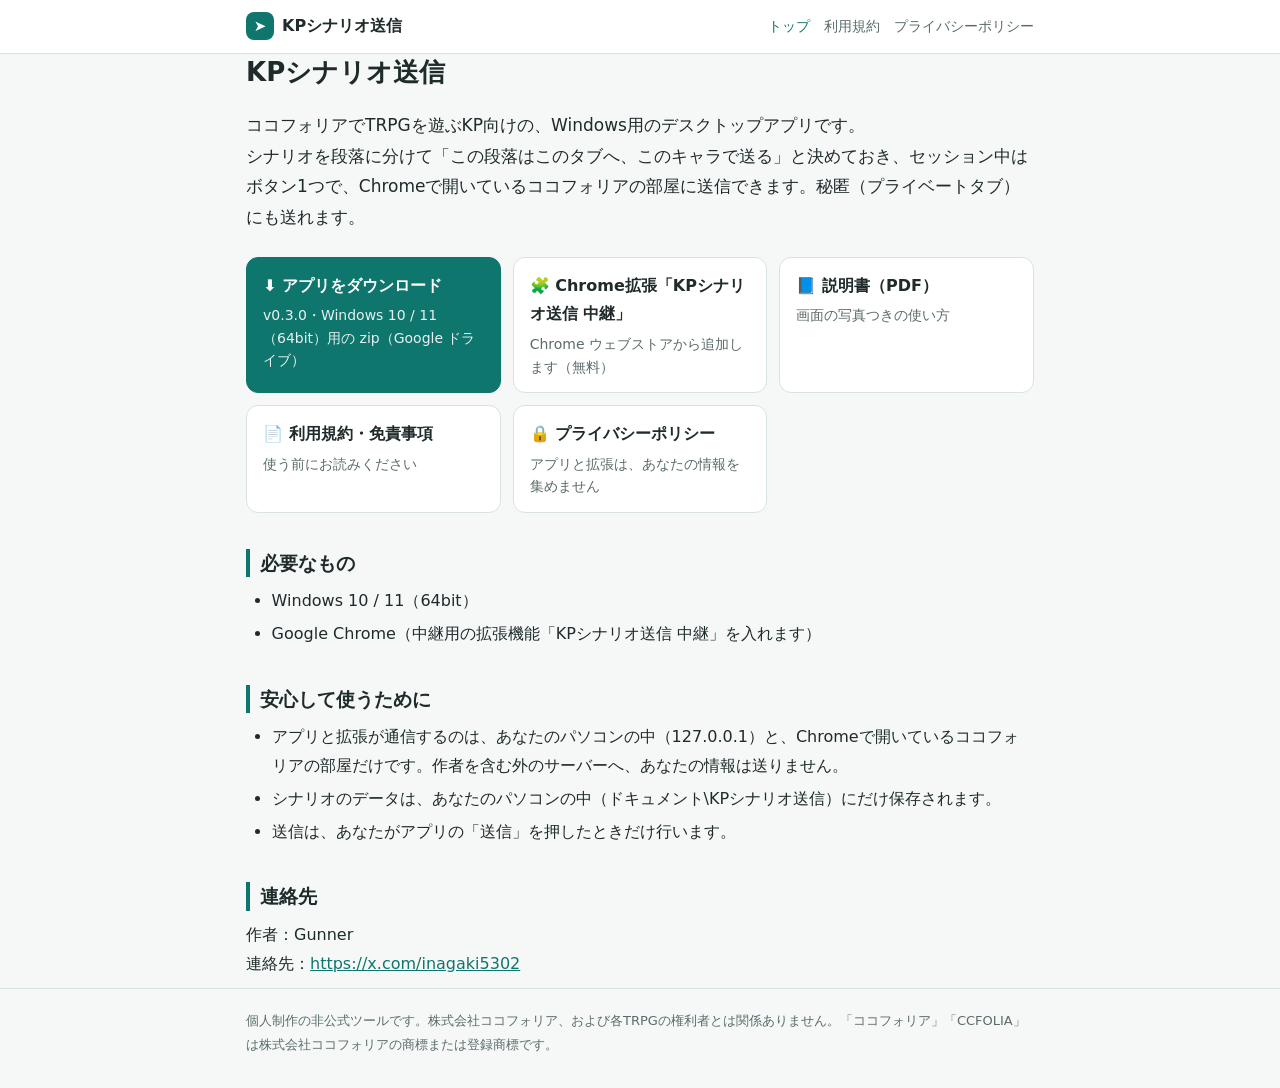
<file: index.html>
<!doctype html>
<html lang="ja">
<head>
<meta charset="utf-8">
<meta name="viewport" content="width=device-width, initial-scale=1">
<title>KPシナリオ送信｜ココフォリア向け シナリオ送信ツール</title>
<meta name="description" content="ココフォリアでTRPGを遊ぶKP向けの、シナリオ送信ツール「KPシナリオ送信」のKPシナリオ送信です。">
<link rel="stylesheet" href="style.css">
</head>
<body>
<header class="site"><div class="wrap"><a class="brand" href="index.html"><span class="logo" aria-hidden="true">➤</span>KPシナリオ送信</a><nav><a href="index.html" aria-current="page">トップ</a><a href="terms.html">利用規約</a><a href="privacy.html">プライバシーポリシー</a></nav></div></header>
<main class="wrap">
<h1>KPシナリオ送信</h1>
<p class="lead">ココフォリアでTRPGを遊ぶKP向けの、Windows用のデスクトップアプリです。<br>
シナリオを段落に分けて「この段落はこのタブへ、このキャラで送る」と決めておき、セッション中はボタン1つで、Chromeで開いているココフォリアの部屋に送信できます。秘匿（プライベートタブ）にも送れます。</p>
<div class="cards">
<a class="card primary" href="https://drive.google.com/file/d/1qjBVVPdfA34qKobYUp11HWg8d52f-yg2/view?usp=drive_link"><strong>⬇ アプリをダウンロード</strong><span>v0.3.0・Windows 10 / 11（64bit）用の zip（Google ドライブ）</span></a>
<a class="card" href="https://chromewebstore.google.com/detail/cobmccjpeifchnngdbhcjgnbahmolepj"><strong>🧩 Chrome拡張「KPシナリオ送信 中継」</strong><span>Chrome ウェブストアから追加します（無料）</span></a>
<a class="card" href="説明書.pdf"><strong>📘 説明書（PDF）</strong><span>画面の写真つきの使い方</span></a>
<a class="card" href="terms.html"><strong>📄 利用規約・免責事項</strong><span>使う前にお読みください</span></a>
<a class="card" href="privacy.html"><strong>🔒 プライバシーポリシー</strong><span>アプリと拡張は、あなたの情報を集めません</span></a>
</div>
<h2>必要なもの</h2>
<ul><li>Windows 10 / 11（64bit）</li><li>Google Chrome（中継用の拡張機能「KPシナリオ送信 中継」を入れます）</li></ul>
<h2>安心して使うために</h2>
<ul>
<li>アプリと拡張が通信するのは、あなたのパソコンの中（127.0.0.1）と、Chromeで開いているココフォリアの部屋だけです。作者を含む外のサーバーへ、あなたの情報は送りません。</li>
<li>シナリオのデータは、あなたのパソコンの中（ドキュメント\KPシナリオ送信）にだけ保存されます。</li>
<li>送信は、あなたがアプリの「送信」を押したときだけ行います。</li>
</ul>
<h2>連絡先</h2>
<p>作者：Gunner<br>連絡先：<a href="https://x.com/inagaki5302">https://x.com/inagaki5302</a></p>
</main>
<footer class="site"><div class="wrap">個人制作の非公式ツールです。株式会社ココフォリア、および各TRPGの権利者とは関係ありません。「ココフォリア」「CCFOLIA」は株式会社ココフォリアの商標または登録商標です。</div></footer>
</body>
</html>
</file>
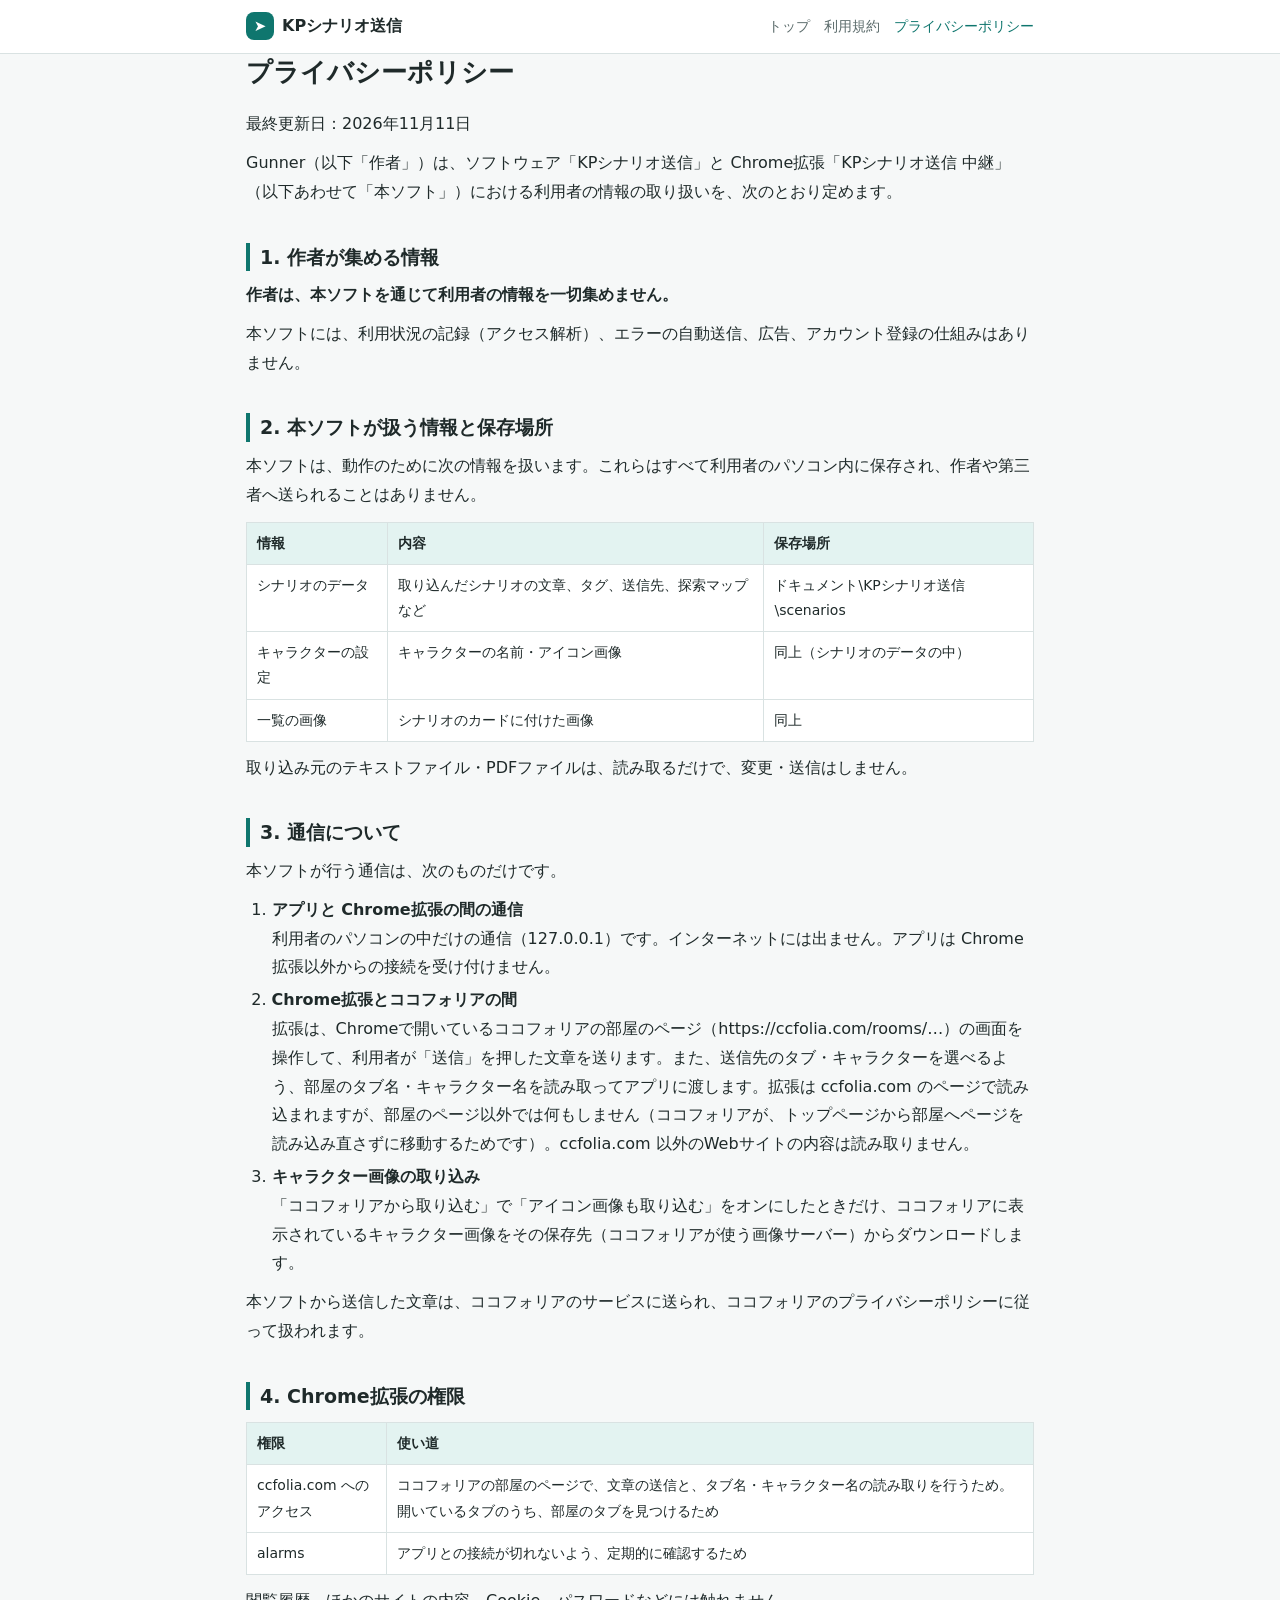
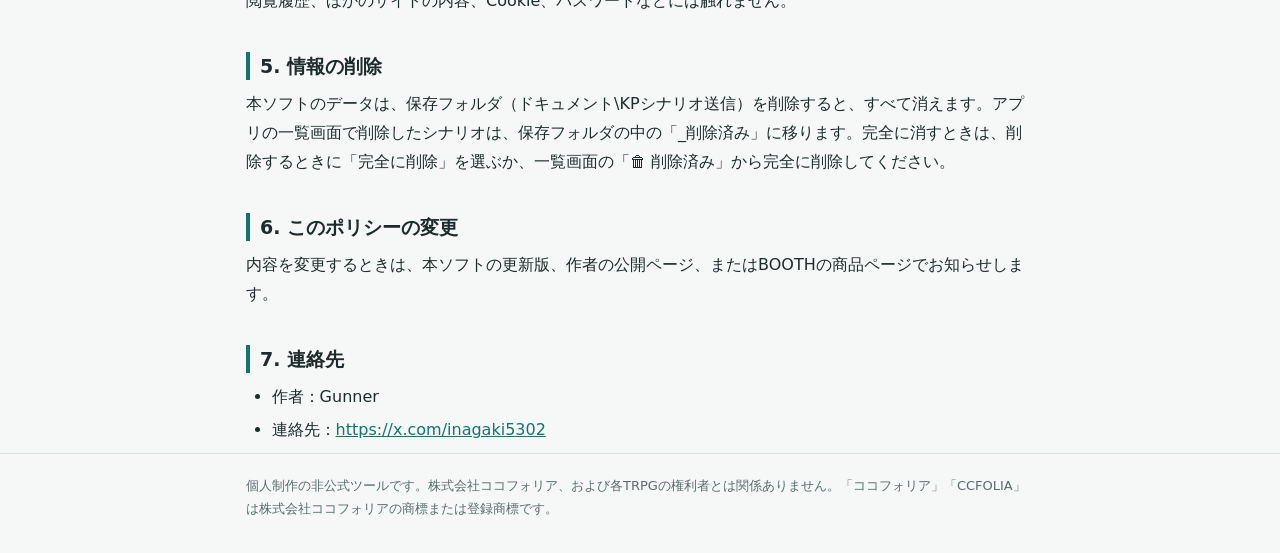
<file: privacy.html>
<!doctype html>
<html lang="ja">
<head>
<meta charset="utf-8">
<meta name="viewport" content="width=device-width, initial-scale=1">
<title>プライバシーポリシー｜KPシナリオ送信</title>
<meta name="description" content="ココフォリアでTRPGを遊ぶKP向けの、シナリオ送信ツール「KPシナリオ送信」のプライバシーポリシーです。">
<link rel="stylesheet" href="style.css">
</head>
<body>
<header class="site"><div class="wrap"><a class="brand" href="index.html"><span class="logo" aria-hidden="true">➤</span>KPシナリオ送信</a><nav><a href="index.html">トップ</a><a href="terms.html">利用規約</a><a href="privacy.html" aria-current="page">プライバシーポリシー</a></nav></div></header>
<main class="wrap">
<h1>プライバシーポリシー</h1>
<p>最終更新日：2026年11月11日</p>
<p>Gunner（以下「作者」）は、ソフトウェア「KPシナリオ送信」と Chrome拡張「KPシナリオ送信 中継」（以下あわせて「本ソフト」）における利用者の情報の取り扱いを、次のとおり定めます。</p>
<h2>1. 作者が集める情報</h2>
<p><strong>作者は、本ソフトを通じて利用者の情報を一切集めません。</strong></p>
<p>本ソフトには、利用状況の記録（アクセス解析）、エラーの自動送信、広告、アカウント登録の仕組みはありません。</p>
<h2>2. 本ソフトが扱う情報と保存場所</h2>
<p>本ソフトは、動作のために次の情報を扱います。これらはすべて利用者のパソコン内に保存され、作者や第三者へ送られることはありません。</p>
<div class="table"><table><thead><tr><th>情報</th><th>内容</th><th>保存場所</th></tr></thead><tbody><tr><td>シナリオのデータ</td><td>取り込んだシナリオの文章、タグ、送信先、探索マップなど</td><td>ドキュメント\KPシナリオ送信\scenarios</td></tr><tr><td>キャラクターの設定</td><td>キャラクターの名前・アイコン画像</td><td>同上（シナリオのデータの中）</td></tr><tr><td>一覧の画像</td><td>シナリオのカードに付けた画像</td><td>同上</td></tr></tbody></table></div>
<p>取り込み元のテキストファイル・PDFファイルは、読み取るだけで、変更・送信はしません。</p>
<h2>3. 通信について</h2>
<p>本ソフトが行う通信は、次のものだけです。</p>
<ol><li><strong>アプリと Chrome拡張の間の通信</strong><br>利用者のパソコンの中だけの通信（127.0.0.1）です。インターネットには出ません。アプリは Chrome拡張以外からの接続を受け付けません。</li><li><strong>Chrome拡張とココフォリアの間</strong><br>拡張は、Chromeで開いているココフォリアの部屋のページ（https://ccfolia.com/rooms/…）の画面を操作して、利用者が「送信」を押した文章を送ります。また、送信先のタブ・キャラクターを選べるよう、部屋のタブ名・キャラクター名を読み取ってアプリに渡します。拡張は ccfolia.com のページで読み込まれますが、部屋のページ以外では何もしません（ココフォリアが、トップページから部屋へページを読み込み直さずに移動するためです）。ccfolia.com 以外のWebサイトの内容は読み取りません。</li><li><strong>キャラクター画像の取り込み</strong><br>「ココフォリアから取り込む」で「アイコン画像も取り込む」をオンにしたときだけ、ココフォリアに表示されているキャラクター画像をその保存先（ココフォリアが使う画像サーバー）からダウンロードします。</li></ol>
<p>本ソフトから送信した文章は、ココフォリアのサービスに送られ、ココフォリアのプライバシーポリシーに従って扱われます。</p>
<h2>4. Chrome拡張の権限</h2>
<div class="table"><table><thead><tr><th>権限</th><th>使い道</th></tr></thead><tbody><tr><td>ccfolia.com へのアクセス</td><td>ココフォリアの部屋のページで、文章の送信と、タブ名・キャラクター名の読み取りを行うため。開いているタブのうち、部屋のタブを見つけるため</td></tr><tr><td>alarms</td><td>アプリとの接続が切れないよう、定期的に確認するため</td></tr></tbody></table></div>
<p>閲覧履歴、ほかのサイトの内容、Cookie、パスワードなどには触れません。</p>
<h2>5. 情報の削除</h2>
<p>本ソフトのデータは、保存フォルダ（ドキュメント\KPシナリオ送信）を削除すると、すべて消えます。アプリの一覧画面で削除したシナリオは、保存フォルダの中の「_削除済み」に移ります。完全に消すときは、削除するときに「完全に削除」を選ぶか、一覧画面の「🗑 削除済み」から完全に削除してください。</p>
<h2>6. このポリシーの変更</h2>
<p>内容を変更するときは、本ソフトの更新版、作者の公開ページ、またはBOOTHの商品ページでお知らせします。</p>
<h2>7. 連絡先</h2>
<ul><li>作者：Gunner</li><li>連絡先：<a href="https://x.com/inagaki5302">https://x.com/inagaki5302</a></li></ul>
</main>
<footer class="site"><div class="wrap">個人制作の非公式ツールです。株式会社ココフォリア、および各TRPGの権利者とは関係ありません。「ココフォリア」「CCFOLIA」は株式会社ココフォリアの商標または登録商標です。</div></footer>
</body>
</html>
</file>
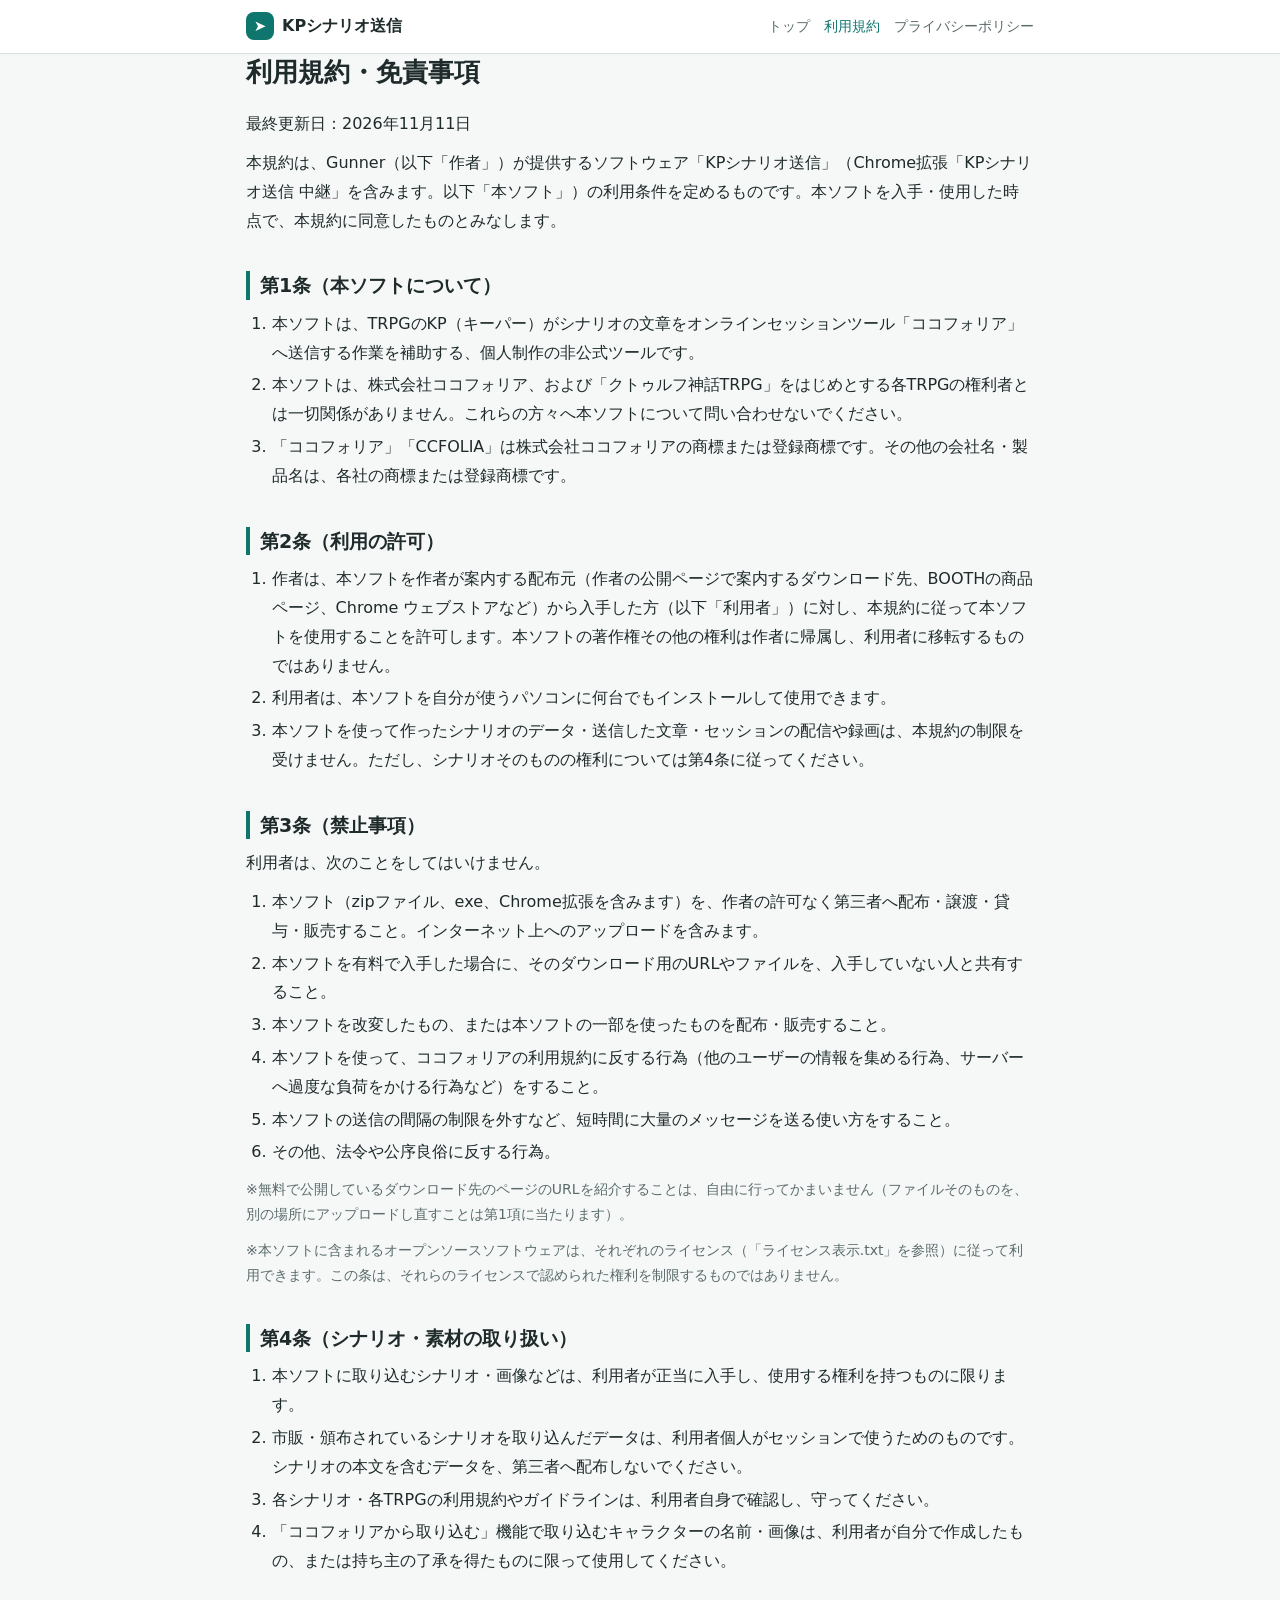
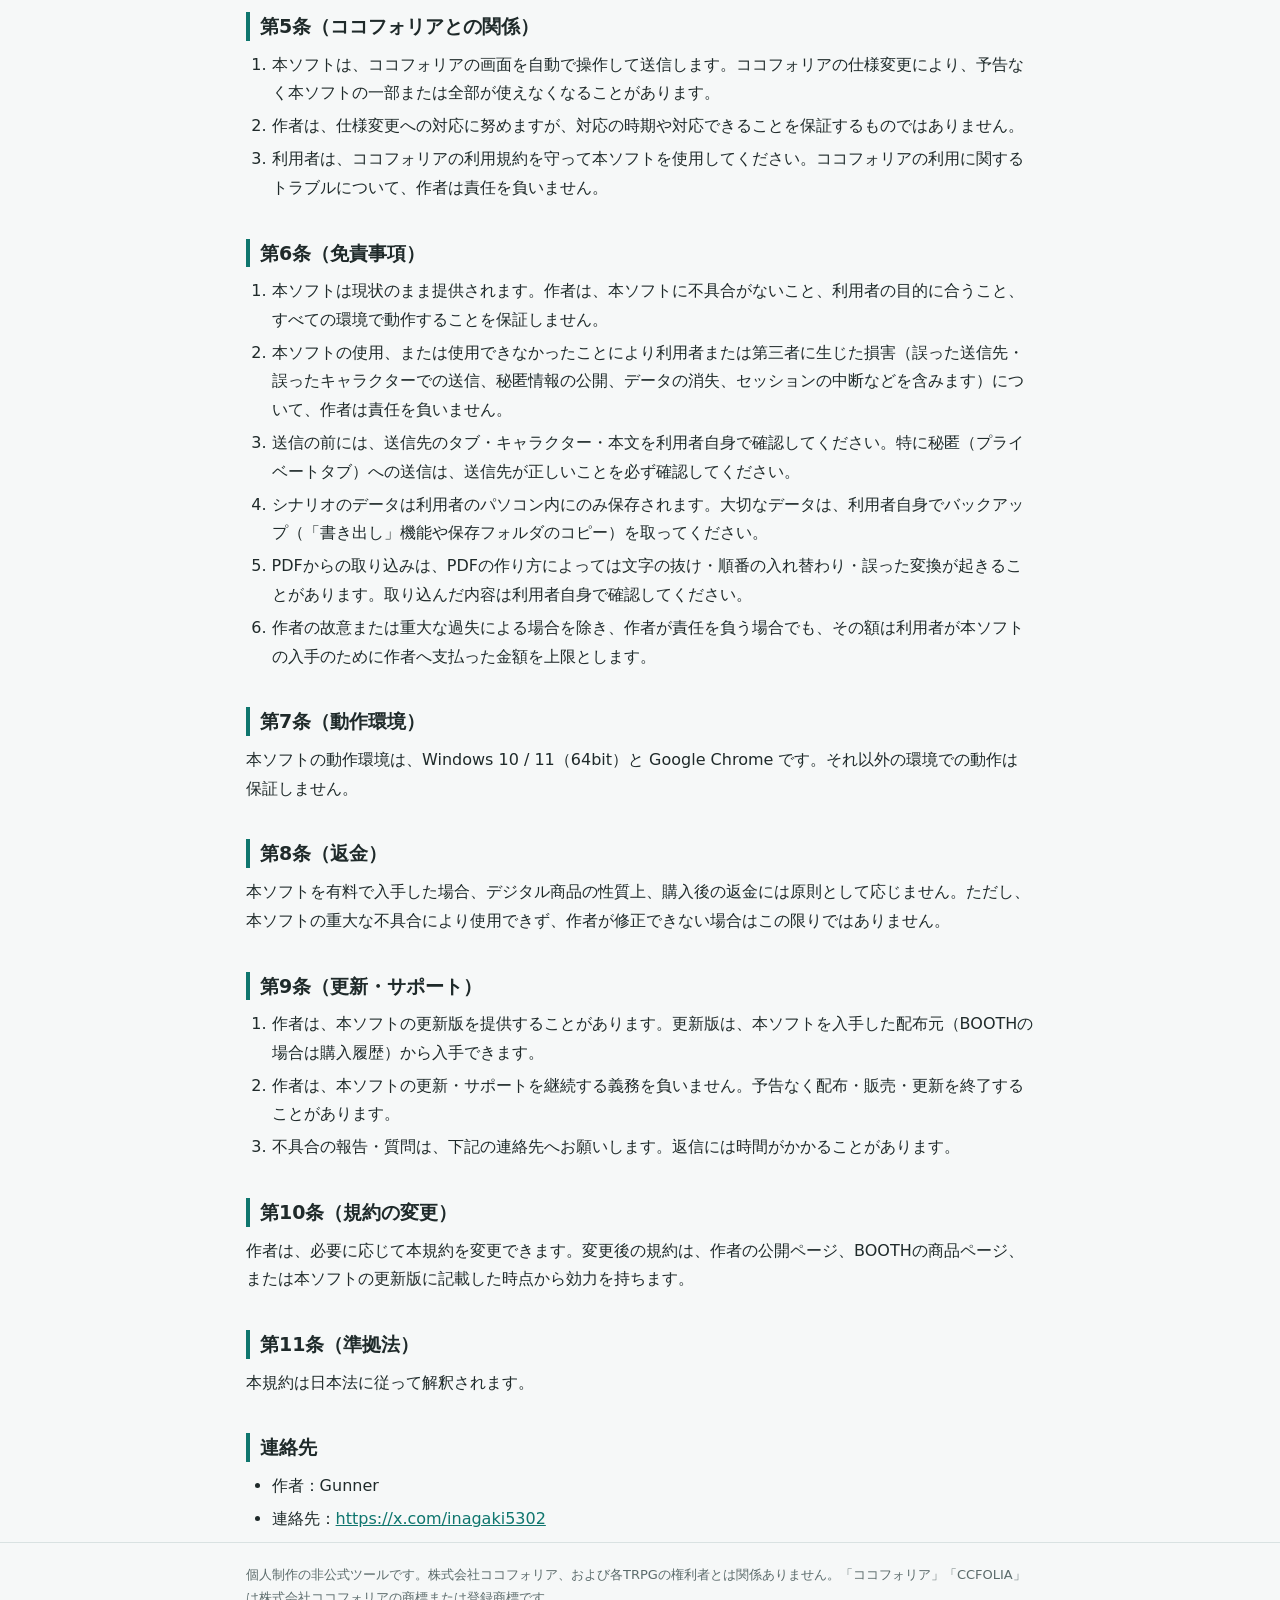
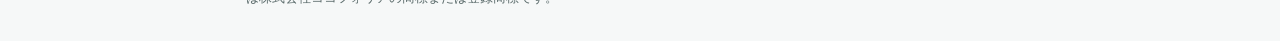
<file: terms.html>
<!doctype html>
<html lang="ja">
<head>
<meta charset="utf-8">
<meta name="viewport" content="width=device-width, initial-scale=1">
<title>利用規約・免責事項｜KPシナリオ送信</title>
<meta name="description" content="ココフォリアでTRPGを遊ぶKP向けの、シナリオ送信ツール「KPシナリオ送信」の利用規約・免責事項です。">
<link rel="stylesheet" href="style.css">
</head>
<body>
<header class="site"><div class="wrap"><a class="brand" href="index.html"><span class="logo" aria-hidden="true">➤</span>KPシナリオ送信</a><nav><a href="index.html">トップ</a><a href="terms.html" aria-current="page">利用規約</a><a href="privacy.html">プライバシーポリシー</a></nav></div></header>
<main class="wrap">
<h1>利用規約・免責事項</h1>
<p>最終更新日：2026年11月11日</p>
<p>本規約は、Gunner（以下「作者」）が提供するソフトウェア「KPシナリオ送信」（Chrome拡張「KPシナリオ送信 中継」を含みます。以下「本ソフト」）の利用条件を定めるものです。本ソフトを入手・使用した時点で、本規約に同意したものとみなします。</p>
<h2>第1条（本ソフトについて）</h2>
<ol><li>本ソフトは、TRPGのKP（キーパー）がシナリオの文章をオンラインセッションツール「ココフォリア」へ送信する作業を補助する、個人制作の非公式ツールです。</li><li>本ソフトは、株式会社ココフォリア、および「クトゥルフ神話TRPG」をはじめとする各TRPGの権利者とは一切関係がありません。これらの方々へ本ソフトについて問い合わせないでください。</li><li>「ココフォリア」「CCFOLIA」は株式会社ココフォリアの商標または登録商標です。その他の会社名・製品名は、各社の商標または登録商標です。</li></ol>
<h2>第2条（利用の許可）</h2>
<ol><li>作者は、本ソフトを作者が案内する配布元（作者の公開ページで案内するダウンロード先、BOOTHの商品ページ、Chrome ウェブストアなど）から入手した方（以下「利用者」）に対し、本規約に従って本ソフトを使用することを許可します。本ソフトの著作権その他の権利は作者に帰属し、利用者に移転するものではありません。</li><li>利用者は、本ソフトを自分が使うパソコンに何台でもインストールして使用できます。</li><li>本ソフトを使って作ったシナリオのデータ・送信した文章・セッションの配信や録画は、本規約の制限を受けません。ただし、シナリオそのものの権利については第4条に従ってください。</li></ol>
<h2>第3条（禁止事項）</h2>
<p>利用者は、次のことをしてはいけません。</p>
<ol><li>本ソフト（zipファイル、exe、Chrome拡張を含みます）を、作者の許可なく第三者へ配布・譲渡・貸与・販売すること。インターネット上へのアップロードを含みます。</li><li>本ソフトを有料で入手した場合に、そのダウンロード用のURLやファイルを、入手していない人と共有すること。</li><li>本ソフトを改変したもの、または本ソフトの一部を使ったものを配布・販売すること。</li><li>本ソフトを使って、ココフォリアの利用規約に反する行為（他のユーザーの情報を集める行為、サーバーへ過度な負荷をかける行為など）をすること。</li><li>本ソフトの送信の間隔の制限を外すなど、短時間に大量のメッセージを送る使い方をすること。</li><li>その他、法令や公序良俗に反する行為。</li></ol>
<p class="note">※無料で公開しているダウンロード先のページのURLを紹介することは、自由に行ってかまいません（ファイルそのものを、別の場所にアップロードし直すことは第1項に当たります）。</p>
<p class="note">※本ソフトに含まれるオープンソースソフトウェアは、それぞれのライセンス（「ライセンス表示.txt」を参照）に従って利用できます。この条は、それらのライセンスで認められた権利を制限するものではありません。</p>
<h2>第4条（シナリオ・素材の取り扱い）</h2>
<ol><li>本ソフトに取り込むシナリオ・画像などは、利用者が正当に入手し、使用する権利を持つものに限ります。</li><li>市販・頒布されているシナリオを取り込んだデータは、利用者個人がセッションで使うためのものです。シナリオの本文を含むデータを、第三者へ配布しないでください。</li><li>各シナリオ・各TRPGの利用規約やガイドラインは、利用者自身で確認し、守ってください。</li><li>「ココフォリアから取り込む」機能で取り込むキャラクターの名前・画像は、利用者が自分で作成したもの、または持ち主の了承を得たものに限って使用してください。</li></ol>
<h2>第5条（ココフォリアとの関係）</h2>
<ol><li>本ソフトは、ココフォリアの画面を自動で操作して送信します。ココフォリアの仕様変更により、予告なく本ソフトの一部または全部が使えなくなることがあります。</li><li>作者は、仕様変更への対応に努めますが、対応の時期や対応できることを保証するものではありません。</li><li>利用者は、ココフォリアの利用規約を守って本ソフトを使用してください。ココフォリアの利用に関するトラブルについて、作者は責任を負いません。</li></ol>
<h2>第6条（免責事項）</h2>
<ol><li>本ソフトは現状のまま提供されます。作者は、本ソフトに不具合がないこと、利用者の目的に合うこと、すべての環境で動作することを保証しません。</li><li>本ソフトの使用、または使用できなかったことにより利用者または第三者に生じた損害（誤った送信先・誤ったキャラクターでの送信、秘匿情報の公開、データの消失、セッションの中断などを含みます）について、作者は責任を負いません。</li><li>送信の前には、送信先のタブ・キャラクター・本文を利用者自身で確認してください。特に秘匿（プライベートタブ）への送信は、送信先が正しいことを必ず確認してください。</li><li>シナリオのデータは利用者のパソコン内にのみ保存されます。大切なデータは、利用者自身でバックアップ（「書き出し」機能や保存フォルダのコピー）を取ってください。</li><li>PDFからの取り込みは、PDFの作り方によっては文字の抜け・順番の入れ替わり・誤った変換が起きることがあります。取り込んだ内容は利用者自身で確認してください。</li><li>作者の故意または重大な過失による場合を除き、作者が責任を負う場合でも、その額は利用者が本ソフトの入手のために作者へ支払った金額を上限とします。</li></ol>
<h2>第7条（動作環境）</h2>
<p>本ソフトの動作環境は、Windows 10 / 11（64bit）と Google Chrome です。それ以外の環境での動作は保証しません。</p>
<h2>第8条（返金）</h2>
<p>本ソフトを有料で入手した場合、デジタル商品の性質上、購入後の返金には原則として応じません。ただし、本ソフトの重大な不具合により使用できず、作者が修正できない場合はこの限りではありません。</p>
<h2>第9条（更新・サポート）</h2>
<ol><li>作者は、本ソフトの更新版を提供することがあります。更新版は、本ソフトを入手した配布元（BOOTHの場合は購入履歴）から入手できます。</li><li>作者は、本ソフトの更新・サポートを継続する義務を負いません。予告なく配布・販売・更新を終了することがあります。</li><li>不具合の報告・質問は、下記の連絡先へお願いします。返信には時間がかかることがあります。</li></ol>
<h2>第10条（規約の変更）</h2>
<p>作者は、必要に応じて本規約を変更できます。変更後の規約は、作者の公開ページ、BOOTHの商品ページ、または本ソフトの更新版に記載した時点から効力を持ちます。</p>
<h2>第11条（準拠法）</h2>
<p>本規約は日本法に従って解釈されます。</p>
<h2>連絡先</h2>
<ul><li>作者：Gunner</li><li>連絡先：<a href="https://x.com/inagaki5302">https://x.com/inagaki5302</a></li></ul>
</main>
<footer class="site"><div class="wrap">個人制作の非公式ツールです。株式会社ココフォリア、および各TRPGの権利者とは関係ありません。「ココフォリア」「CCFOLIA」は株式会社ココフォリアの商標または登録商標です。</div></footer>
</body>
</html>
</file>
<file: style.css>
/* KPシナリオ送信 公開ページ（make-pages.js が site/ にコピーする） */
:root {
  --bg: #f6f8f8;
  --surface: #ffffff;
  --text: #1f2a2a;
  --muted: #5b6b6b;
  --line: #d9e2e2;
  --accent: #0f766e;
  --accent-soft: #e3f3f1;
  --mark: #fff1b8;
  color-scheme: light;
}
@media (prefers-color-scheme: dark) {
  :root {
    --bg: #121817;
    --surface: #1b2322;
    --text: #e3ebea;
    --muted: #9db0ae;
    --line: #2e3b3a;
    --accent: #4fd1c0;
    --accent-soft: #1d3633;
    --mark: #5c4b12;
    color-scheme: dark;
  }
}
* { box-sizing: border-box; }
html { -webkit-text-size-adjust: 100%; }
body {
  margin: 0;
  background: var(--bg);
  color: var(--text);
  font-family: "Hiragino Sans", "Yu Gothic UI", "Meiryo", system-ui, sans-serif;
  font-size: 16px;
  line-height: 1.8;
  overflow-wrap: anywhere;
}
.wrap { max-width: 820px; margin: 0 auto; padding: 0 16px; }
a { color: var(--accent); }
header.site { background: var(--surface); border-bottom: 1px solid var(--line); }
header.site .wrap { display: flex; flex-wrap: wrap; align-items: center; justify-content: space-between; gap: 4px 16px; padding-top: 12px; padding-bottom: 12px; }
.brand { display: flex; align-items: center; gap: 8px; font-weight: 700; color: var(--text); text-decoration: none; }
.logo { display: inline-grid; place-items: center; width: 28px; height: 28px; border-radius: 8px; background: var(--accent); color: var(--surface); font-size: 15px; }
nav { display: flex; flex-wrap: wrap; gap: 4px 14px; font-size: 14px; }
nav a { color: var(--muted); text-decoration: none; }
nav a[aria-current="page"], nav a:hover { color: var(--accent); }
main { padding-top: 28px; padding-bottom: 48px; }
h1 { font-size: 26px; line-height: 1.4; margin: 0 0 20px; }
h2 { font-size: 19px; line-height: 1.5; margin: 36px 0 10px; padding-left: 10px; border-left: 4px solid var(--accent); }
h3 { font-size: 16px; margin: 24px 0 8px; }
p { margin: 10px 0; }
p.note { color: var(--muted); font-size: 14px; }
.lead { font-size: 17px; }
ol, ul { padding-left: 1.6em; margin: 8px 0; }
li { margin: 4px 0; }
code { font-family: Consolas, monospace; font-size: 0.92em; background: var(--accent-soft); padding: 1px 5px; border-radius: 4px; }
mark { background: var(--mark); color: inherit; padding: 0 3px; }
.table { overflow-x: auto; margin: 12px 0; }
table { border-collapse: collapse; width: 100%; background: var(--surface); font-size: 14px; }
th, td { border: 1px solid var(--line); padding: 8px 10px; text-align: left; vertical-align: top; }
th { background: var(--accent-soft); white-space: nowrap; }
.cards { display: grid; grid-template-columns: repeat(auto-fill, minmax(240px, 1fr)); gap: 12px; margin: 24px 0; }
.card { display: flex; flex-direction: column; gap: 4px; padding: 14px 16px; border: 1px solid var(--line); border-radius: 12px; background: var(--surface); color: var(--text); text-decoration: none; }
.card span { color: var(--muted); font-size: 14px; line-height: 1.6; }
a.card:hover { border-color: var(--accent); }
.card.primary { background: var(--accent); border-color: var(--accent); color: var(--surface); }
.card.primary span { color: var(--surface); opacity: 0.9; }
.card.muted { border-style: dashed; }
.draft { background: var(--mark); text-align: center; padding: 8px 16px; font-weight: 700; }
footer.site { border-top: 1px solid var(--line); color: var(--muted); font-size: 13px; padding: 20px 0 32px; }
</file>
